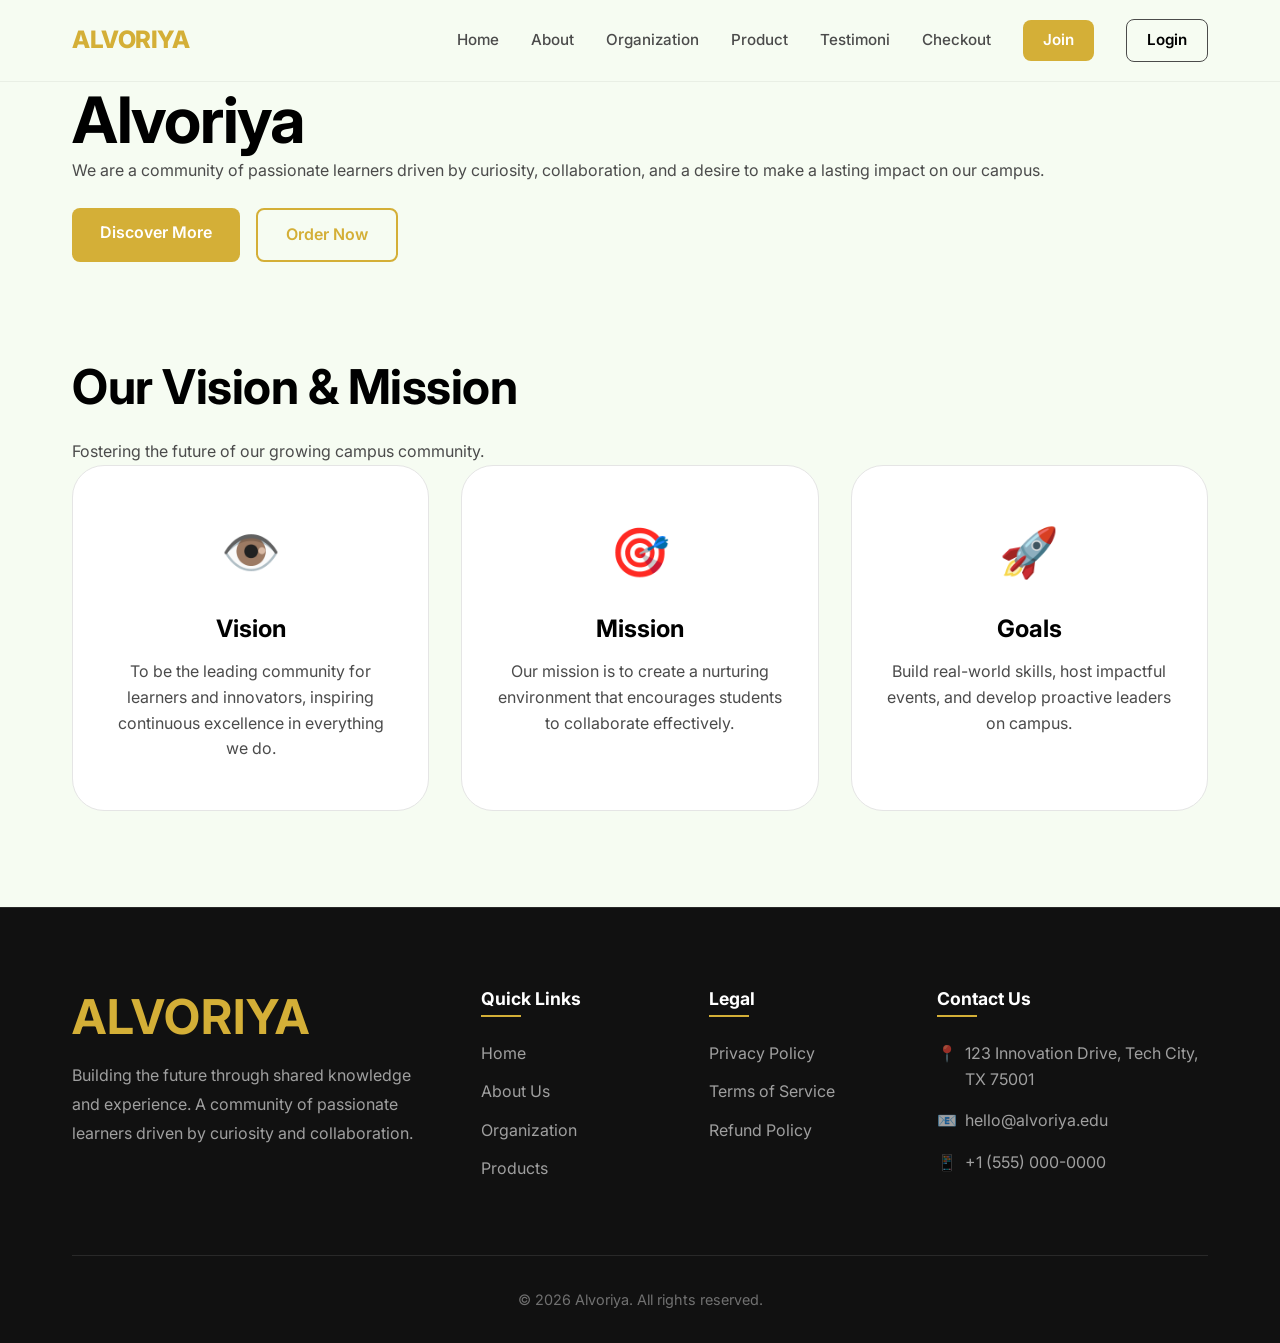
<file: index.html>
<!DOCTYPE html>
<html lang="en">
<head>
    <meta charset="UTF-8">
    <meta name="viewport" content="width=device-width, initial-scale=1.0">
    <title>Alvoriya | Community of Passionate Learners</title>
    <link rel="preconnect" href="https://fonts.googleapis.com">
    <link rel="preconnect" href="https://fonts.gstatic.com" crossorigin>
    <link href="https://fonts.googleapis.com/css2?family=Inter:wght@300;400;500;600;700;800&display=swap" rel="stylesheet">
    <link rel="stylesheet" href="styles.css">
</head>
<body>
    <header class="navbar">
        <div class="nav-container">
            <a href="index.html" class="logo">
                <span style="color: var(--accent-primary);">ALVORIYA</span>
            </a>
            <button class="mobile-toggle" aria-label="Toggle Navigation">
                <span class="bar"></span>
                <span class="bar"></span>
                <span class="bar"></span>
            </button>
            <nav class="nav-menu">
                <a href="index.html" class="nav-link">Home</a>
                <a href="index.html#about" class="nav-link">About</a>
                <a href="organization.html" class="nav-link">Organization</a>
                <a href="product.html" class="nav-link">Product</a>
                <a href="product.html#testimoni" class="nav-link">Testimoni</a>
                <a href="checkout.html" class="nav-link">Checkout</a>
                <a href="registration.html" class="nav-link btn-nav join-btn">Join</a>
                <a href="login.html" class="nav-link btn-nav login-btn">Login</a>
            </nav>
        </div>
    </header>

    <main>
        <!-- Hero Section -->
        <section class="hero" id="home">
            <div class="container hero-content">
                <div class="hero-text">
                    <h1>Alvoriya</h1>
                    <p>We are a community of passionate learners driven by curiosity, collaboration, and a desire to make a lasting impact on our campus.</p>
                    <div class="responsive-flex" style="margin-top: 1.5rem;">
                        <a href="#about" class="btn btn-primary">Discover More</a>
                        <a href="checkout.html" class="btn btn-outline" style="border-width: 2px;">Order Now</a>
                    </div>
                </div>
            </div>
        </section>

        <!-- Vision, Mission, Goals Section -->
        <section class="section" id="about">
            <div class="container">
                <div class="section-header">
                    <h2>Our Vision & Mission</h2>
                    <p>Fostering the future of our growing campus community.</p>
                </div>
                <div class="grid" style="grid-template-columns: repeat(auto-fit, minmax(300px, 1fr)); gap: 2rem;">
                    <div class="vmg-card-new" style="text-align: center;">
                        <span class="vmg-icon">👁️</span>
                        <h3 style="margin-bottom: 1rem;">Vision</h3>
                        <p style="transition: color 0.4s ease;">To be the leading community for learners and innovators, inspiring continuous excellence in everything we do.</p>
                    </div>
                    <div class="vmg-card-new" style="text-align: center;">
                        <span class="vmg-icon">🎯</span>
                        <h3 style="margin-bottom: 1rem;">Mission</h3>
                        <p style="transition: color 0.4s ease;">Our mission is to create a nurturing environment that encourages students to collaborate effectively.</p>
                    </div>
                    <div class="vmg-card-new" style="text-align: center;">
                        <span class="vmg-icon">🚀</span>
                        <h3 style="margin-bottom: 1rem;">Goals</h3>
                        <p style="transition: color 0.4s ease;">Build real-world skills, host impactful events, and develop proactive leaders on campus.</p>
                    </div>
                </div>
            </div>
        </section>
    </main>

    <footer class="footer">
        <div class="container">
            <div class="footer-top">
                <div class="footer-brand">
                    <h2>ALVORIYA</h2>
                    <p>Building the future through shared knowledge and experience. A community of passionate learners driven by curiosity and collaboration.</p>
                </div>
                <div class="footer-links">
                    <h3>Quick Links</h3>
                    <ul>
                        <li><a href="index.html">Home</a></li>
                        <li><a href="index.html#about">About Us</a></li>
                        <li><a href="organization.html">Organization</a></li>
                        <li><a href="product.html">Products</a></li>
                    </ul>
                </div>
                <div class="footer-links">
                    <h3>Legal</h3>
                    <ul>
                        <li><a href="#">Privacy Policy</a></li>
                        <li><a href="#">Terms of Service</a></li>
                        <li><a href="#">Refund Policy</a></li>
                    </ul>
                </div>
                <div class="footer-contact">
                    <h3>Contact Us</h3>
                    <p><span>📍</span> 123 Innovation Drive, Tech City, TX 75001</p>
                    <p><span>📧</span> hello@alvoriya.edu</p>
                    <p><span>📱</span> +1 (555) 000-0000</p>
                </div>
            </div>
            <div class="footer-bottom">
                &copy; 2026 Alvoriya. All rights reserved.
            </div>
        </div>
    </footer>

    <script src="script.js"></script>
</body>
</html>
</file>
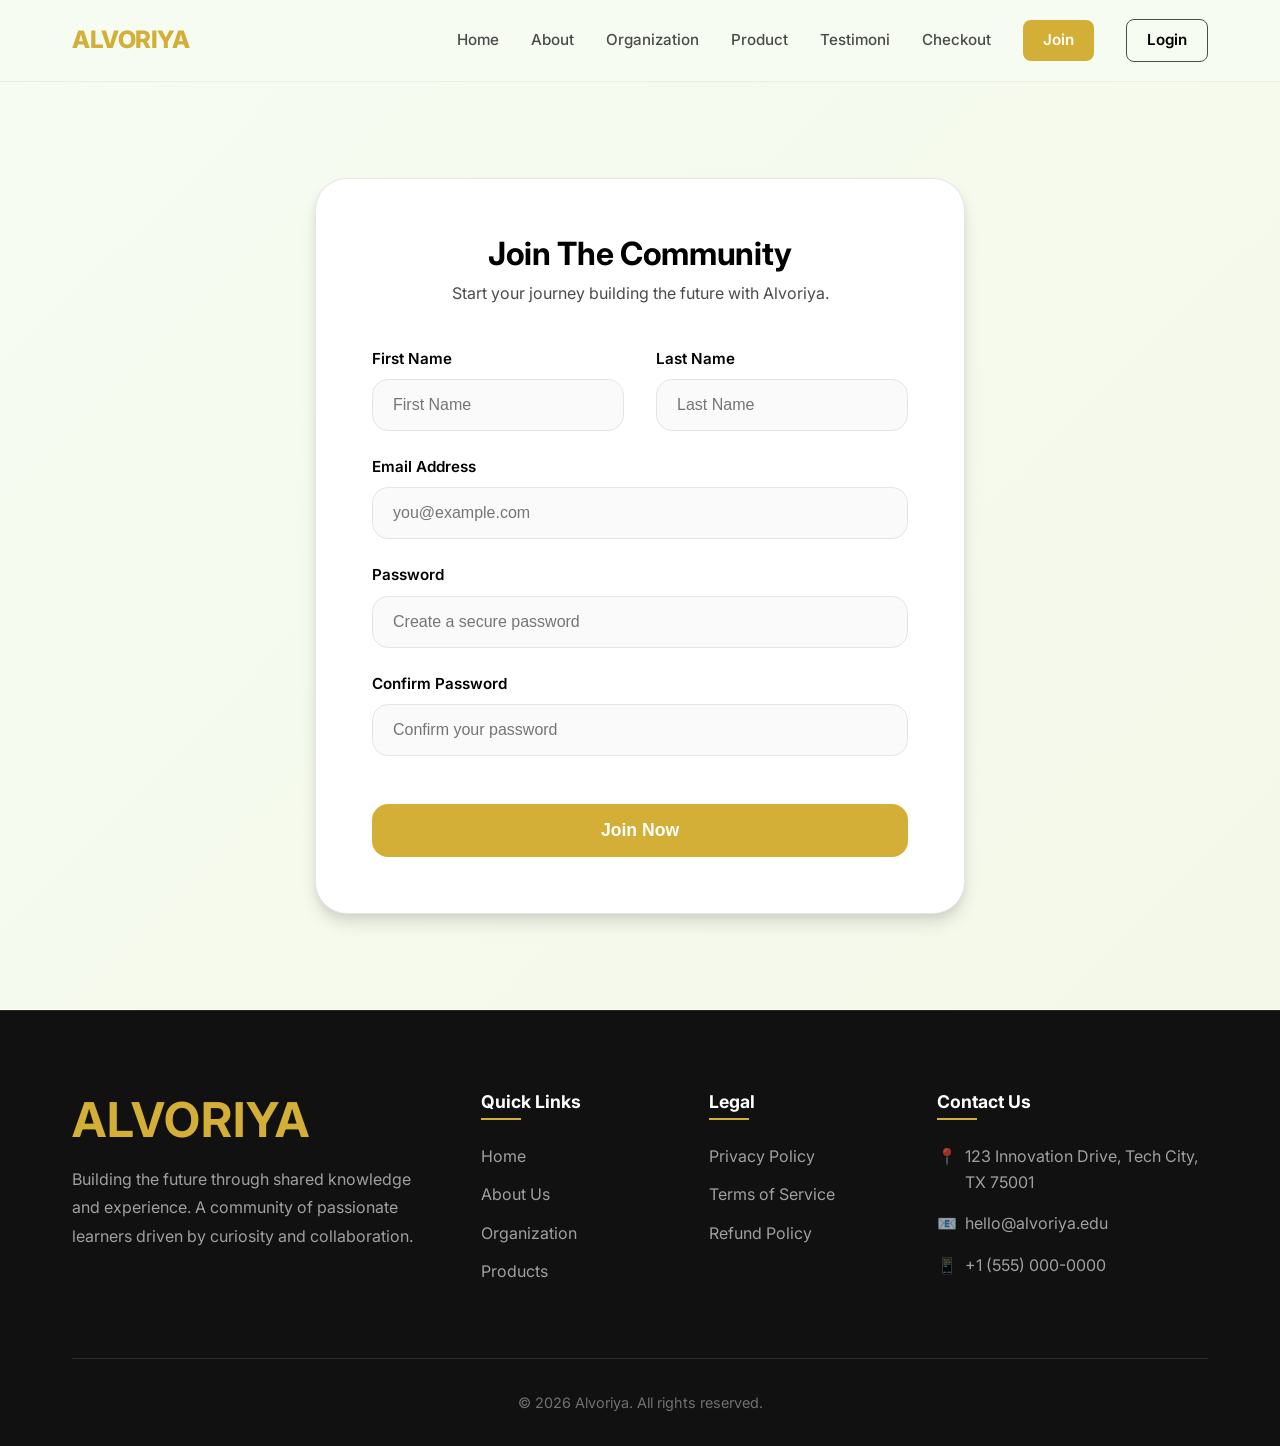
<file: join.html>
<!DOCTYPE html>
<html lang="en">

<head>
    <meta charset="UTF-8">
    <meta name="viewport" content="width=device-width, initial-scale=1.0">
    <title>Alvoriya | Join Us</title>
    <link rel="preconnect" href="https://fonts.googleapis.com">
    <link rel="preconnect" href="https://fonts.gstatic.com" crossorigin>
    <link href="https://fonts.googleapis.com/css2?family=Inter:wght@300;400;500;600;700;800&display=swap"
        rel="stylesheet">
    <link rel="stylesheet" href="styles.css">
</head>

<body>
    <header class="navbar">
        <div class="nav-container">
            <a href="index.html" class="logo">
                <span style="color: var(--accent-primary);">ALVORIYA</span>
            </a>
            <button class="mobile-toggle" aria-label="Toggle Navigation">
                <span class="bar"></span>
                <span class="bar"></span>
                <span class="bar"></span>
            </button>
            <nav class="nav-menu">
                <a href="index.html" class="nav-link">Home</a>
                <a href="index.html#about" class="nav-link">About</a>
                <a href="organization.html" class="nav-link">Organization</a>
                <a href="product.html" class="nav-link">Product</a>
                <a href="product.html#testimoni" class="nav-link">Testimoni</a>
                <a href="checkout.html" class="nav-link">Checkout</a>
                <a href="join.html" class="nav-link btn-nav join-btn">Join</a>
                <a href="login.html" class="nav-link btn-nav login-btn">Login</a>
            </nav>
        </div>
    </header>

    <main class="auth-section" style="padding: 6rem 2rem;">
        <div class="auth-card" style="max-width: 650px;">
            <div class="auth-header">
                <h2>Join The Community</h2>
                <p>Start your journey building the future with Alvoriya.</p>
            </div>

            <form id="registration-form">
                <div class="responsive-grid-2" style="margin-bottom: 1.5rem;">
                    <div class="auth-form-group" style="margin-bottom: 0;">
                        <label>First Name</label>
                        <input type="text" name="first_name" class="auth-input" placeholder="First Name" required>
                    </div>
                    <div class="auth-form-group" style="margin-bottom: 0;">
                        <label>Last Name</label>
                        <input type="text" name="last_name" class="auth-input" placeholder="Last Name" required>
                    </div>
                </div>

                <div class="auth-form-group">
                    <label>Email Address</label>
                    <input type="email" name="email" class="auth-input" placeholder="you@example.com" required>
                </div>

                <div class="auth-form-group">
                    <label>Password</label>
                    <input type="password" name="password" class="auth-input" placeholder="Create a secure password"
                        required>
                </div>

                <div class="auth-form-group" style="margin-bottom: 2rem;">
                    <label>Confirm Password</label>
                    <input type="password" name="confirm_password" class="auth-input"
                        placeholder="Confirm your password" required>
                </div>

                <button type="submit" class="btn btn-primary auth-btn">Join Now</button>
            </form>
        </div>
    </main>

    <footer class="footer">
        <div class="container">
            <div class="footer-top">
                <div class="footer-brand">
                    <h2>ALVORIYA</h2>
                    <p>Building the future through shared knowledge and experience. A community of passionate learners
                        driven by curiosity and collaboration.</p>
                </div>
                <div class="footer-links">
                    <h3>Quick Links</h3>
                    <ul>
                        <li><a href="index.html">Home</a></li>
                        <li><a href="index.html#about">About Us</a></li>
                        <li><a href="organization.html">Organization</a></li>
                        <li><a href="product.html">Products</a></li>
                    </ul>
                </div>
                <div class="footer-links">
                    <h3>Legal</h3>
                    <ul>
                        <li><a href="#">Privacy Policy</a></li>
                        <li><a href="#">Terms of Service</a></li>
                        <li><a href="#">Refund Policy</a></li>
                    </ul>
                </div>
                <div class="footer-contact">
                    <h3>Contact Us</h3>
                    <p><span>📍</span> 123 Innovation Drive, Tech City, TX 75001</p>
                    <p><span>📧</span> hello@alvoriya.edu</p>
                    <p><span>📱</span> +1 (555) 000-0000</p>
                </div>
            </div>
            <div class="footer-bottom">
                &copy; 2026 Alvoriya. All rights reserved.
            </div>
        </div>
    </footer>

    <script src="script.js"></script>
</body>

</html>
</file>
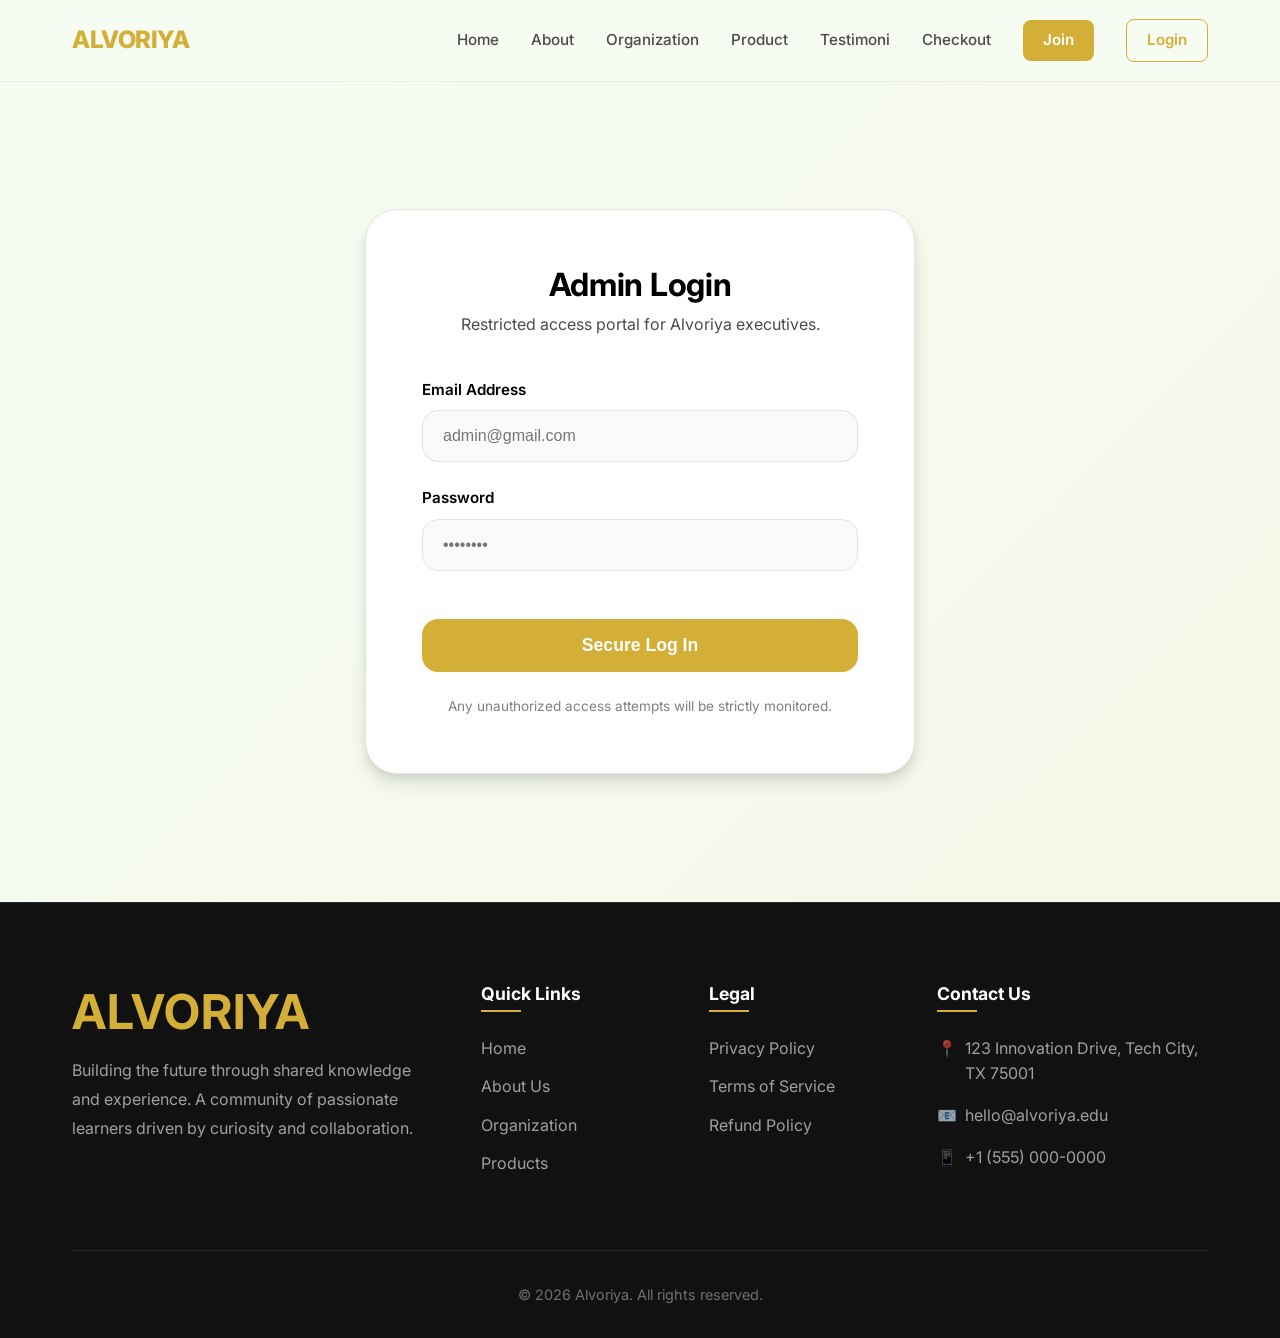
<file: login.html>
<!DOCTYPE html>
<html lang="en">
<head>
    <meta charset="UTF-8">
    <meta name="viewport" content="width=device-width, initial-scale=1.0">
    <title>Alvoriya | Admin Login</title>
    <link rel="preconnect" href="https://fonts.googleapis.com">
    <link rel="preconnect" href="https://fonts.gstatic.com" crossorigin>
    <link href="https://fonts.googleapis.com/css2?family=Inter:wght@300;400;500;600;700;800&display=swap" rel="stylesheet">
    <link rel="stylesheet" href="styles.css">
</head>
<body>
    <header class="navbar">
        <div class="nav-container">
            <a href="index.html" class="logo">
                <span style="color: var(--accent-primary);">ALVORIYA</span>
            </a>
            <button class="mobile-toggle" aria-label="Toggle Navigation">
                <span class="bar"></span>
                <span class="bar"></span>
                <span class="bar"></span>
            </button>
            <nav class="nav-menu">
                <a href="index.html" class="nav-link">Home</a>
                <a href="index.html#about" class="nav-link">About</a>
                <a href="organization.html" class="nav-link">Organization</a>
                <a href="product.html" class="nav-link">Product</a>
                <a href="product.html#testimoni" class="nav-link">Testimoni</a>
                <a href="checkout.html" class="nav-link">Checkout</a>
                <a href="join.html" class="nav-link btn-nav join-btn">Join</a>
                <a href="login.html" class="nav-link btn-nav login-btn" style="color: var(--accent-primary); border-color: var(--accent-primary);">Login</a>
            </nav>
        </div>
    </header>

    <main class="auth-section">
        <div class="auth-card">
            <div class="auth-header">
                <h2>Admin Login</h2>
                <p>Restricted access portal for Alvoriya executives.</p>
            </div>
            <form id="login-form">
                <div class="auth-form-group">
                    <label>Email Address</label>
                    <input type="email" name="email" class="auth-input" placeholder="admin@gmail.com" required>
                </div>
                <div class="auth-form-group" style="margin-bottom: 2rem;">
                    <label>Password</label>
                    <input type="password" name="password" class="auth-input" placeholder="••••••••" required>
                </div>
                
                <button type="submit" class="btn btn-primary auth-btn">Secure Log In</button>
                <div style="text-align: center; margin-top: 1.5rem; color: var(--text-secondary); font-size: 0.85rem; opacity: 0.7;">
                    Any unauthorized access attempts will be strictly monitored.
                </div>
            </form>
        </div>
    </main>

    <footer class="footer">
        <div class="container">
            <div class="footer-top">
                <div class="footer-brand">
                    <h2>ALVORIYA</h2>
                    <p>Building the future through shared knowledge and experience. A community of passionate learners driven by curiosity and collaboration.</p>
                </div>
                <div class="footer-links">
                    <h3>Quick Links</h3>
                    <ul>
                        <li><a href="index.html">Home</a></li>
                        <li><a href="index.html#about">About Us</a></li>
                        <li><a href="organization.html">Organization</a></li>
                        <li><a href="product.html">Products</a></li>
                    </ul>
                </div>
                <div class="footer-links">
                    <h3>Legal</h3>
                    <ul>
                        <li><a href="#">Privacy Policy</a></li>
                        <li><a href="#">Terms of Service</a></li>
                        <li><a href="#">Refund Policy</a></li>
                    </ul>
                </div>
                <div class="footer-contact">
                    <h3>Contact Us</h3>
                    <p><span>📍</span> 123 Innovation Drive, Tech City, TX 75001</p>
                    <p><span>📧</span> hello@alvoriya.edu</p>
                    <p><span>📱</span> +1 (555) 000-0000</p>
                </div>
            </div>
            <div class="footer-bottom">
                &copy; 2026 Alvoriya. All rights reserved.
            </div>
        </div>
    </footer>

    <script src="script.js"></script>
</body>
</html>
</file>
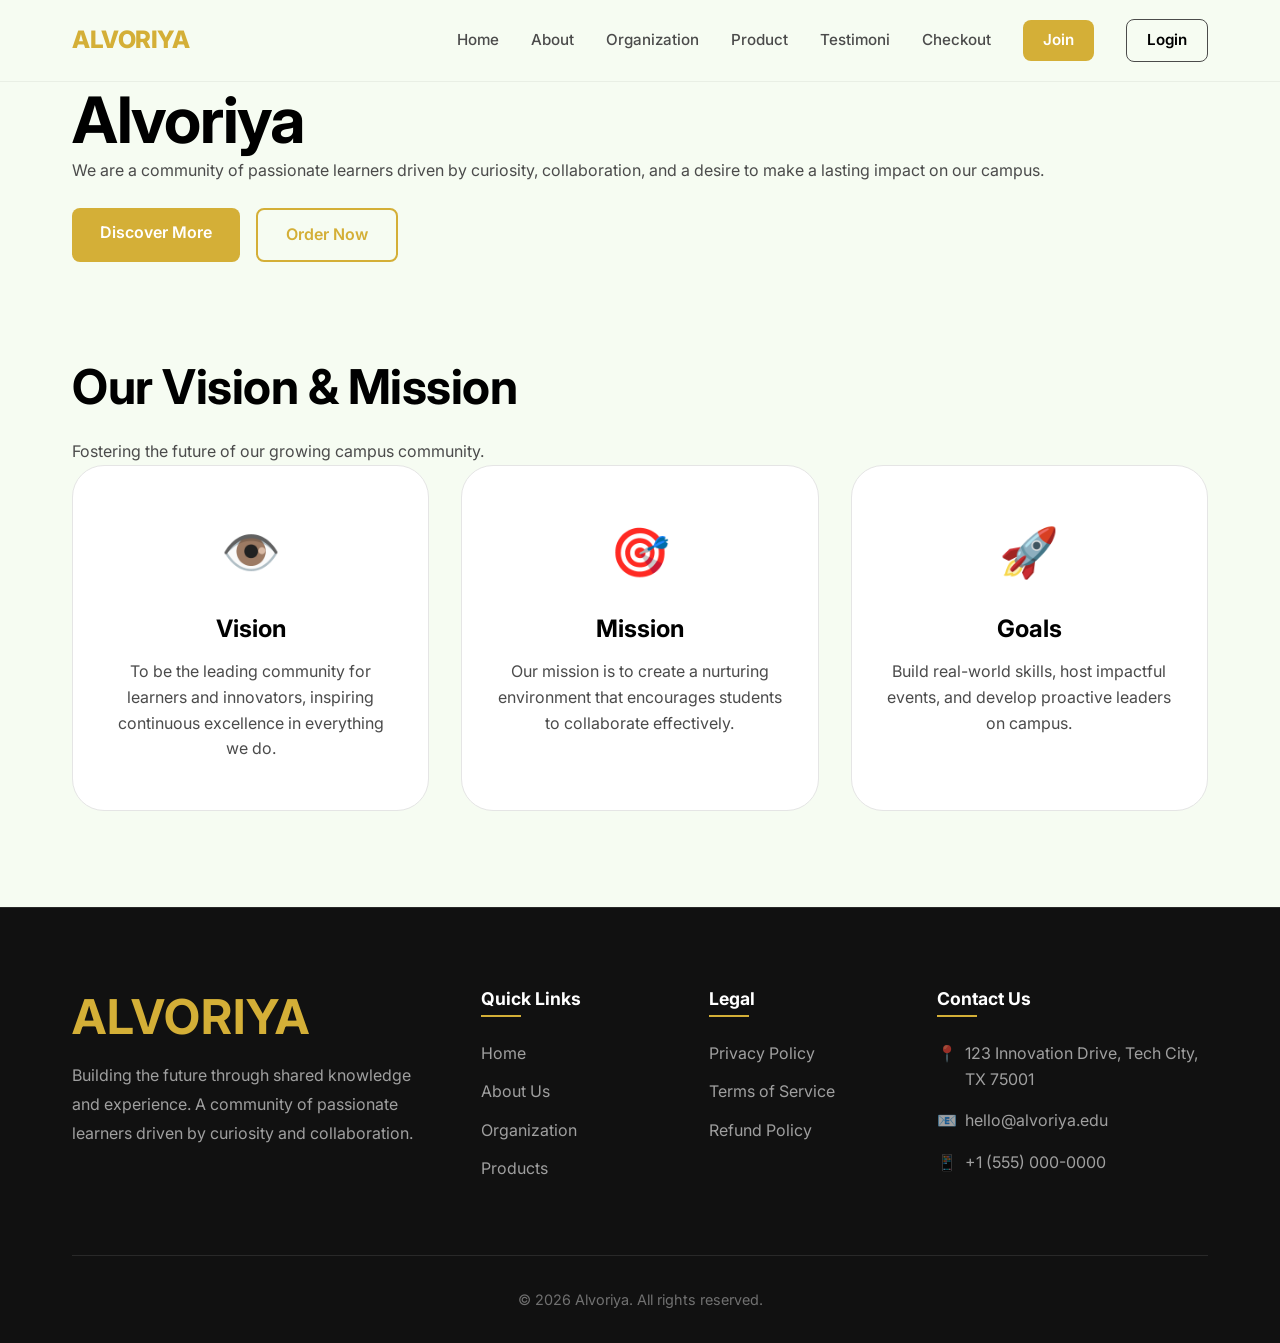
<file: members.html>
<!DOCTYPE html>
<html lang="en">
<head>
    <meta charset="UTF-8">
    <meta name="viewport" content="width=device-width, initial-scale=1.0">
    <title>Admin Base | Members Directory</title>
    <link rel="preconnect" href="https://fonts.googleapis.com">
    <link rel="preconnect" href="https://fonts.gstatic.com" crossorigin>
    <link href="https://fonts.googleapis.com/css2?family=Inter:wght@300;400;500;600;700;800&display=swap" rel="stylesheet">
    <link rel="stylesheet" href="styles.css">
    <script>
        if(localStorage.getItem('isAdmin') !== 'true') {
            window.location.href = 'index.html';
        }
    </script>
</head>
<body style="background-color: var(--bg-primary);">
    <header class="navbar">
        <div class="nav-container">
            <a href="index.html" class="logo">
                <span style="color: var(--accent-primary);">ALVORIYA</span>
            </a>
            <button class="mobile-toggle" aria-label="Toggle Navigation">
                <span class="bar"></span>
                <span class="bar"></span>
                <span class="bar"></span>
            </button>
            <nav class="nav-menu">
                <!-- Javascript will overwrite this via Admin injection -->
            </nav>
        </div>
    </header>

    <main>
        <section class="section" style="padding-top: 5rem;">
            <div class="container">
                <div class="section-header">
                    <h2>Members Directory</h2>
                    <p>Live members.sqlite database pull.</p>
                </div>
                
                <div style="background: var(--bg-secondary); border-radius: var(--radius-lg); padding: 2rem; box-shadow: var(--shadow-md); border: 1px solid var(--border-color); overflow-x: auto;">
                    <table style="width: 100%; border-collapse: collapse; text-align: left; min-width: 600px;">
                        <thead>
                            <tr style="background-color: rgba(212, 175, 55, 0.1); border-bottom: 2px solid var(--accent-primary);">
                                <th style="padding: 1rem; color: var(--text-primary);">Member ID</th>
                                <th style="padding: 1rem; color: var(--text-primary);">Full Name</th>
                                <th style="padding: 1rem; color: var(--text-primary);">Email Address</th>
                                <th style="padding: 1rem; color: var(--text-primary);">Join Date</th>
                            </tr>
                        </thead>
                        <tbody id="admin-table-body">
                            <!-- Injected by script.js -->
                        </tbody>
                    </table>
                </div>
            </div>
        </section>
    </main>

    <script src="script.js"></script>
</body>
</html>
</file>
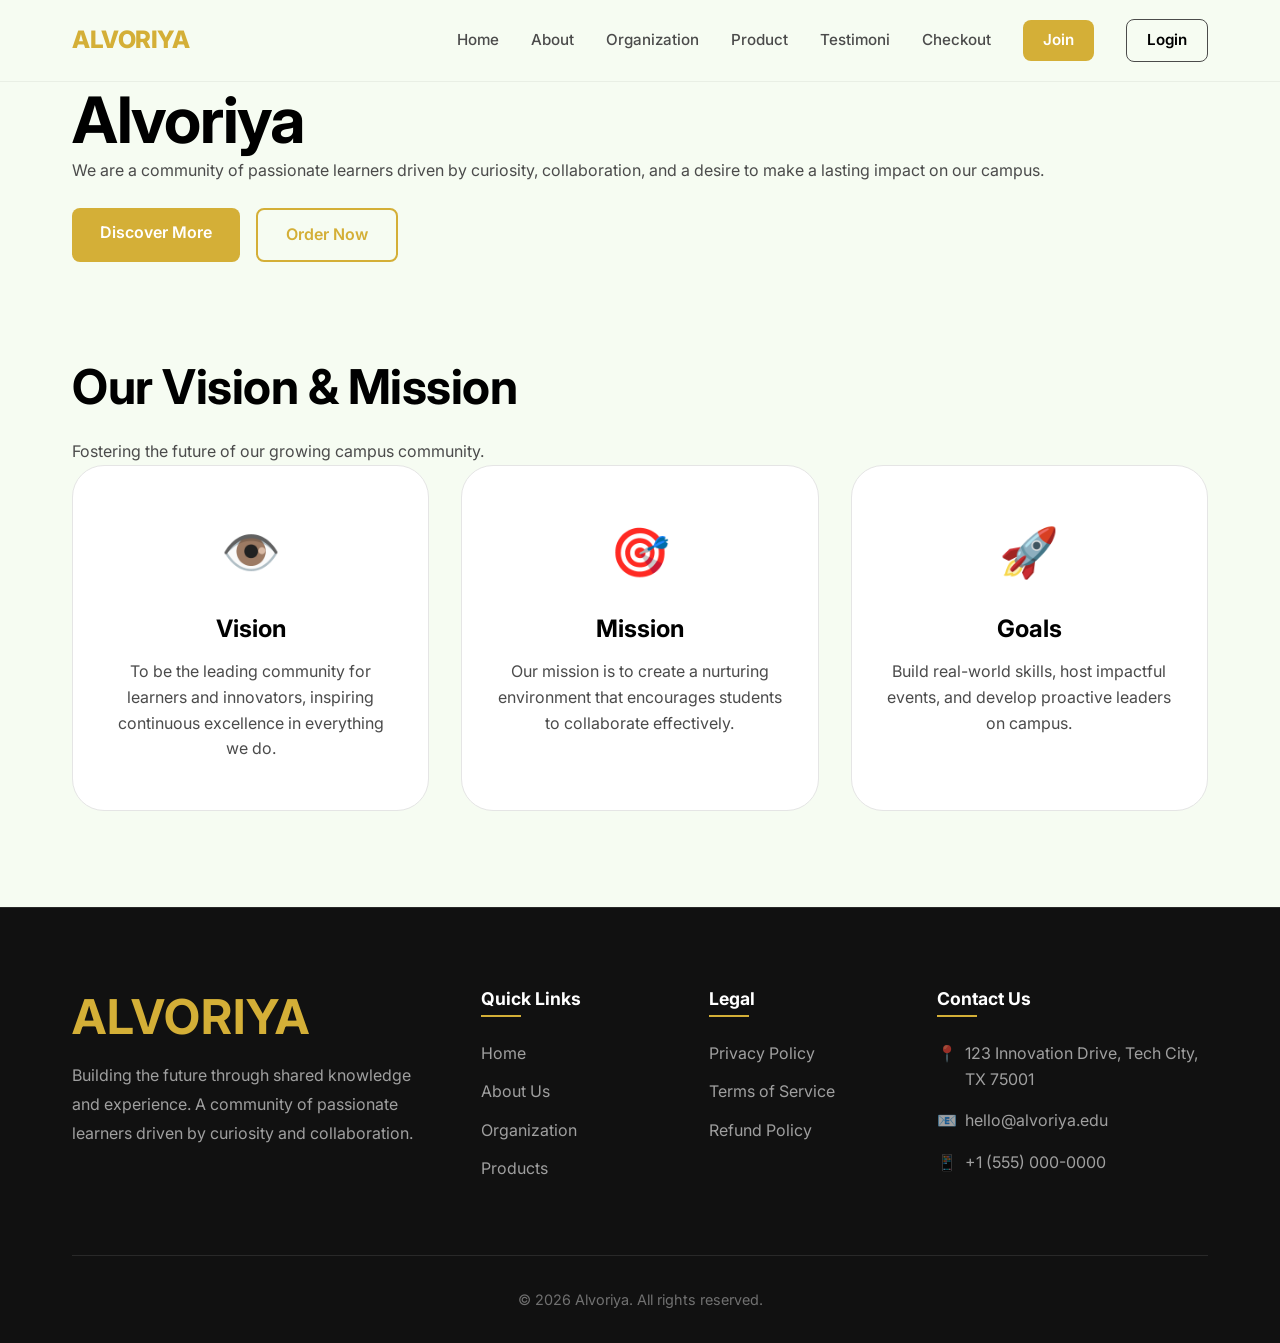
<file: orders.html>
<!DOCTYPE html>
<html lang="en">
<head>
    <meta charset="UTF-8">
    <meta name="viewport" content="width=device-width, initial-scale=1.0">
    <title>Admin Base | Orders Checkout</title>
    <link rel="preconnect" href="https://fonts.googleapis.com">
    <link rel="preconnect" href="https://fonts.gstatic.com" crossorigin>
    <link href="https://fonts.googleapis.com/css2?family=Inter:wght@300;400;500;600;700;800&display=swap" rel="stylesheet">
    <link rel="stylesheet" href="styles.css">
    <script>
        // Redirect if not admin natively before body mount
        if(localStorage.getItem('isAdmin') !== 'true') {
            window.location.href = 'index.html';
        }
    </script>
</head>
<body style="background-color: var(--bg-primary);">
    <header class="navbar">
        <div class="nav-container">
            <a href="index.html" class="logo">
                <span style="color: var(--accent-primary);">ALVORIYA</span>
            </a>
            <button class="mobile-toggle" aria-label="Toggle Navigation">
                <span class="bar"></span>
                <span class="bar"></span>
                <span class="bar"></span>
            </button>
            <nav class="nav-menu">
                <!-- Javascript will overwrite this via Admin injection -->
            </nav>
        </div>
    </header>

    <main>
        <section class="section" style="padding-top: 5rem;">
            <div class="container">
                <div class="section-header">
                    <h2>Orders Dashboard</h2>
                    <p>Live checkout.sqlite database pull.</p>
                </div>
                
                <div style="background: var(--bg-secondary); border-radius: var(--radius-lg); padding: 2rem; box-shadow: var(--shadow-md); border: 1px solid var(--border-color); overflow-x: auto;">
                    <table style="width: 100%; border-collapse: collapse; text-align: left; min-width: 800px;">
                        <thead>
                            <tr style="background-color: rgba(212, 175, 55, 0.1); border-bottom: 2px solid var(--accent-primary);">
                                <th style="padding: 1rem; color: var(--text-primary);">Order ID</th>
                                <th style="padding: 1rem; color: var(--text-primary);">Customer</th>
                                <th style="padding: 1rem; color: var(--text-primary);">Email</th>
                                <th style="padding: 1rem; color: var(--text-primary);">Quantity</th>
                                <th style="padding: 1rem; color: var(--text-primary);">Payment Protocol</th>
                                <th style="padding: 1rem; color: var(--text-primary);">Timestamp</th>
                            </tr>
                        </thead>
                        <tbody id="admin-table-body">
                            <!-- Injected by script.js -->
                        </tbody>
                    </table>
                </div>
            </div>
        </section>
    </main>

    <!-- Footer intentionally omitted to emphasize specialized admin console or inject a custom simple footer if required -->
    <script src="script.js"></script>
</body>
</html>
</file>
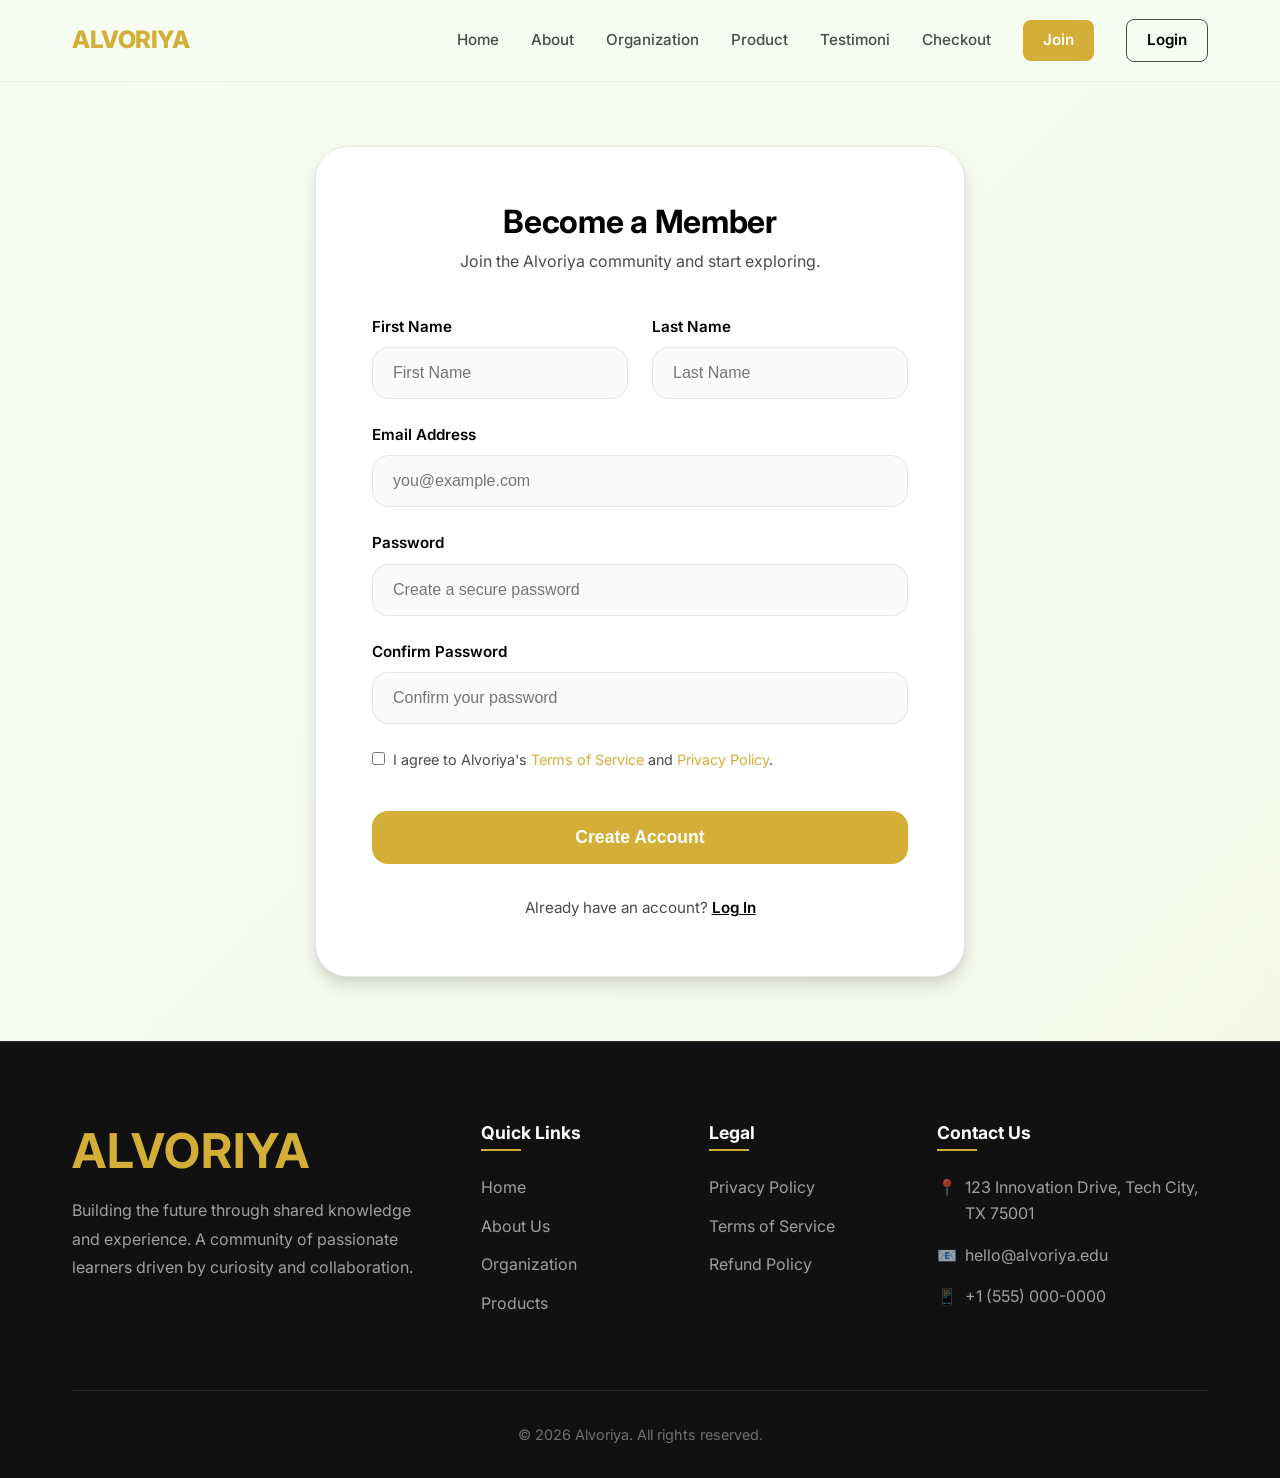
<file: registration.html>
<!DOCTYPE html>
<html lang="en">
<head>
    <meta charset="UTF-8">
    <meta name="viewport" content="width=device-width, initial-scale=1.0">
    <title>Alvoriya | Join Us</title>
    <link rel="preconnect" href="https://fonts.googleapis.com">
    <link rel="preconnect" href="https://fonts.gstatic.com" crossorigin>
    <link href="https://fonts.googleapis.com/css2?family=Inter:wght@300;400;500;600;700;800&display=swap" rel="stylesheet">
    <link rel="stylesheet" href="styles.css">
</head>
<body>
    <header class="navbar">
        <div class="nav-container">
            <a href="index.html" class="logo">
                <span style="color: var(--accent-primary);">ALVORIYA</span>
            </a>
            <button class="mobile-toggle" aria-label="Toggle Navigation">
                <span class="bar"></span>
                <span class="bar"></span>
                <span class="bar"></span>
            </button>
            <nav class="nav-menu">
                <a href="index.html" class="nav-link">Home</a>
                <a href="index.html#about" class="nav-link">About</a>
                <a href="organization.html" class="nav-link">Organization</a>
                <a href="product.html" class="nav-link">Product</a>
                <a href="product.html#testimoni" class="nav-link">Testimoni</a>
                <a href="checkout.html" class="nav-link">Checkout</a>
                <a href="registration.html" class="nav-link btn-nav join-btn">Join</a>
                <a href="login.html" class="nav-link btn-nav login-btn">Login</a>
            </nav>
        </div>
    </header>

    <main class="auth-section">
        <div class="auth-card" style="max-width: 650px;">
            <div class="auth-header">
                <h2>Become a Member</h2>
                <p>Join the Alvoriya community and start exploring.</p>
            </div>
            <form id="registration-form">
                <div class="grid" style="grid-template-columns: 1fr 1fr; gap: 1.5rem; margin-bottom: 1.5rem;">
                    <div class="auth-form-group" style="margin-bottom: 0;">
                        <label>First Name</label>
                        <input type="text" name="first_name" class="auth-input" placeholder="First Name" required>
                    </div>
                    <div class="auth-form-group" style="margin-bottom: 0;">
                        <label>Last Name</label>
                        <input type="text" name="last_name" class="auth-input" placeholder="Last Name" required>
                    </div>
                </div>
                <div class="auth-form-group">
                    <label>Email Address</label>
                    <input type="email" name="email" class="auth-input" placeholder="you@example.com" required>
                </div>
                <div class="auth-form-group">
                    <label>Password</label>
                    <input type="password" name="password" class="auth-input" placeholder="Create a secure password" required>
                </div>
                <div class="auth-form-group">
                    <label>Confirm Password</label>
                    <input type="password" name="confirm_password" class="auth-input" placeholder="Confirm your password" required>
                </div>
                <div style="margin-bottom: 1.5rem;">
                    <label style="display: flex; align-items: start; gap: 0.5rem; font-size: 0.9rem; color: var(--text-secondary); cursor: pointer;">
                        <input type="checkbox" required style="margin-top: 0.25rem;">
                        <span>I agree to Alvoriya's <a href="#" style="color: var(--accent-primary);">Terms of Service</a> and <a href="#" style="color: var(--accent-primary);">Privacy Policy</a>.</span>
                    </label>
                </div>
                <button type="submit" class="btn btn-primary auth-btn">Create Account</button>
                <div style="text-align: center; margin-top: 2rem; color: var(--text-secondary); font-size: 0.95rem;">
                    Already have an account? <a href="login.html" style="color: var(--text-primary); font-weight: 600; text-decoration: underline;">Log In</a>
                </div>
            </form>
        </div>
    </main>

    <footer class="footer">
        <div class="container">
            <div class="footer-top">
                <div class="footer-brand">
                    <h2>ALVORIYA</h2>
                    <p>Building the future through shared knowledge and experience. A community of passionate learners driven by curiosity and collaboration.</p>
                </div>
                <div class="footer-links">
                    <h3>Quick Links</h3>
                    <ul>
                        <li><a href="index.html">Home</a></li>
                        <li><a href="index.html#about">About Us</a></li>
                        <li><a href="organization.html">Organization</a></li>
                        <li><a href="product.html">Products</a></li>
                    </ul>
                </div>
                <div class="footer-links">
                    <h3>Legal</h3>
                    <ul>
                        <li><a href="#">Privacy Policy</a></li>
                        <li><a href="#">Terms of Service</a></li>
                        <li><a href="#">Refund Policy</a></li>
                    </ul>
                </div>
                <div class="footer-contact">
                    <h3>Contact Us</h3>
                    <p><span>📍</span> 123 Innovation Drive, Tech City, TX 75001</p>
                    <p><span>📧</span> hello@alvoriya.edu</p>
                    <p><span>📱</span> +1 (555) 000-0000</p>
                </div>
            </div>
            <div class="footer-bottom">
                &copy; 2026 Alvoriya. All rights reserved.
            </div>
        </div>
    </footer>

    <script src="script.js"></script>
</body>
</html>
</file>
<file: styles.css>
:root {
  --bg-primary: #F6FCF2;
  --bg-secondary: #FFFFFF;
  --text-primary: #000000;
  --text-secondary: #4B4B4B;
  --accent-primary: #D4AF37;
  --accent-hover: #b5952f;
  --accent-light: rgba(212, 175, 55, 0.1);
  --border-color: #e5e5e5;
  --shadow-sm: 0 2px 4px rgba(0, 0, 0, 0.05);
  --shadow-md: 0 4px 6px rgba(0, 0, 0, 0.05), 0 1px 3px rgba(0, 0, 0, 0.1);
  --shadow-lg: 0 10px 15px rgba(0, 0, 0, 0.1), 0 4px 6px rgba(0, 0, 0, 0.05);
  --radius-md: 8px;
  --radius-lg: 16px;
  --radius-xl: 32px;
}

* {
  margin: 0;
  padding: 0;
  box-sizing: border-box;
}

body {
  font-family: 'Inter', system-ui, sans-serif;
  background-color: var(--bg-primary);
  color: var(--text-primary);
  line-height: 1.6;
}

a {
  text-decoration: none;
  color: inherit;
  transition: all 0.3s ease;
}

ul {
  list-style: none;
}

img {
  max-width: 100%;
  border-radius: var(--radius-md);
  height: auto;
  display: block;
}

.container {
  max-width: 1200px;
  margin: 0 auto;
  padding: 0 2rem;
}

/* Typography */
h1, h2, h3, h4 {
  font-weight: 700;
  line-height: 1.2;
}

h1 {
  font-size: clamp(2.5rem, 5vw, 4rem);
  letter-spacing: -0.02em;
}

h2 {
  font-size: clamp(2rem, 4vw, 3rem);
  margin-bottom: 1.5rem;
  letter-spacing: -0.01em;
}

h3 {
  font-size: 1.5rem;
  margin-bottom: 0.5rem;
}

p {
  color: var(--text-secondary);
}

/* Buttons */
.btn {
  display: inline-block;
  padding: 0.75rem 1.75rem;
  border-radius: var(--radius-md);
  font-weight: 600;
  cursor: pointer;
  transition: all 0.3s ease;
  border: none;
  font-size: 1rem;
  text-align: center;
}

.btn-primary {
  background-color: var(--accent-primary);
  color: #fff;
}

.btn-primary:hover {
  background-color: var(--accent-hover);
  transform: translateY(-2px);
  box-shadow: var(--shadow-sm);
}

.btn-outline {
  border: 2px solid var(--accent-primary);
  color: var(--accent-primary);
  background: transparent;
}

.btn-outline:hover {
  background-color: var(--accent-primary);
  color: #fff;
}

/* Navigation - Sticky */
.navbar {
  position: sticky;
  top: 0;
  left: 0;
  width: 100%;
  background-color: rgba(246, 252, 242, 0.95);
  backdrop-filter: blur(10px);
  z-index: 1000;
  transition: box-shadow 0.3s ease;
  border-bottom: 1px solid rgba(0,0,0,0.05);
}

.navbar.scrolled {
  box-shadow: var(--shadow-md);
}

.nav-container {
  display: flex;
  justify-content: space-between;
  align-items: center;
  padding: 1.2rem 2rem;
  max-width: 1200px;
  margin: 0 auto;
}

.logo {
  font-size: 1.5rem;
  font-weight: 800;
  color: var(--text-primary);
  letter-spacing: -0.02em;
  display: flex;
  align-items: center;
  gap: 0.5rem;
}

.nav-menu {
  display: flex;
  gap: 2rem;
  align-items: center;
}

.nav-link {
  font-weight: 500;
  font-size: 0.95rem;
  color: var(--text-secondary);
  position: relative;
}

.nav-link:not(.btn-nav):hover {
  color: var(--accent-primary);
}

.nav-link:not(.btn-nav)::after {
  content: '';
  position: absolute;
  width: 0;
  height: 2px;
  background-color: var(--accent-primary);
  left: 0;
  bottom: -4px;
  transition: width 0.3s ease;
}

.nav-link:not(.btn-nav):hover::after {
  width: 100%;
}

.nav-link.btn-nav {
  padding: 0.5rem 1.25rem;
  border-radius: var(--radius-md);
  font-weight: 600;
}

/* Login - Outline appearance */
.nav-link.login-btn {
  border: 1.5px solid var(--text-secondary);
  color: var(--text-primary);
}

.nav-link.login-btn:hover {
  background-color: var(--text-primary);
  color: #fff;
  border-color: var(--text-primary);
}

/* Join - Primary appearance */
.nav-link.join-btn {
  background-color: var(--accent-primary);
  color: #fff;
}

.nav-link.join-btn:hover {
  background-color: var(--accent-hover);
  transform: translateY(-2px);
}

.mobile-toggle {
  display: none;
  background: none;
  border: none;
  cursor: pointer;
}

.bar {
  display: block;
  width: 25px;
  height: 3px;
  margin: 5px auto;
  transition: all 0.3s ease;
  background-color: var(--text-primary);
}

/* Base Sections */
.section {
  padding: 6rem 0;
}

/* Layout Utilities */
.grid {
  display: grid;
  gap: 2rem;
}

/* Forms */
.form-group {
  margin-bottom: 1.5rem;
}

.form-label {
  display: block;
  margin-bottom: 0.5rem;
  font-weight: 600;
  color: var(--text-secondary);
  font-size: 0.9rem;
}

.form-control, .form-select {
  width: 100%;
  padding: 0.75rem 1rem;
  border: 1px solid var(--border-color);
  border-radius: var(--radius-md);
  font-family: inherit;
  font-size: 1rem;
  background-color: #fff;
  transition: border-color 0.3s ease;
}

.form-control:focus, .form-select:focus {
  outline: none;
  border-color: var(--accent-primary);
}

textarea.form-control {
  resize: vertical;
  min-height: 100px;
}



/* --- NEW ADDITIONS FOR REBRANDING & ENHANCEMENTS --- */

/* Professional Footer */
.footer {
    background-color: #111;
    color: #fff;
    padding: 5rem 0 2rem;
    border-top: 1px solid rgba(255,255,255,0.1);
}

.footer-top {
    display: grid;
    grid-template-columns: 2fr 1fr 1fr 1.5fr;
    gap: 3rem;
    margin-bottom: 4rem;
}

.footer-brand h2 {
    color: var(--accent-primary);
    margin-bottom: 1rem;
    letter-spacing: 1px;
}

.footer-brand p {
    color: rgba(255,255,255,0.6);
    line-height: 1.8;
}

.footer-links h3, .footer-contact h3 {
    font-size: 1.1rem;
    margin-bottom: 1.5rem;
    position: relative;
    padding-bottom: 0.5rem;
}

.footer-links h3::after, .footer-contact h3::after {
    content: '';
    position: absolute;
    left: 0;
    bottom: 0;
    width: 40px;
    height: 2px;
    background-color: var(--accent-primary);
}

.footer-links ul {
    display: flex;
    flex-direction: column;
    gap: 0.8rem;
}

.footer-links a {
    color: rgba(255,255,255,0.6);
    transition: color 0.3s ease, padding-left 0.3s ease;
}

.footer-links a:hover {
    color: var(--accent-primary);
    padding-left: 5px;
}

.footer-contact p {
    color: rgba(255,255,255,0.6);
    margin-bottom: 1rem;
    display: flex;
    align-items: flex-start;
    gap: 0.5rem;
}

.footer-bottom {
    text-align: center;
    border-top: 1px solid rgba(255,255,255,0.1);
    padding-top: 2rem;
    color: rgba(255,255,255,0.4);
    font-size: 0.9rem;
}

/* Forms: Login & Registration Improvements */
.auth-section {
    min-height: calc(100vh - 80px);
    display: flex;
    align-items: center;
    justify-content: center;
    padding: 4rem 2rem;
    background: linear-gradient(135deg, var(--bg-primary) 0%, rgba(212, 175, 55, 0.05) 100%);
}

.auth-card {
    background: var(--bg-secondary);
    padding: 3.5rem;
    border-radius: var(--radius-xl);
    box-shadow: var(--shadow-lg);
    width: 100%;
    max-width: 550px;
    border: 1px solid var(--border-color);
}

.auth-header {
    text-align: center;
    margin-bottom: 2.5rem;
}

.auth-header h2 {
    font-size: 2rem;
    margin-bottom: 0.5rem;
}

.auth-header p {
    color: var(--text-secondary);
}

/* Special Auth Input Styling */
.auth-form-group {
    margin-bottom: 1.5rem;
}

.auth-form-group label {
    font-weight: 600;
    margin-bottom: 0.5rem;
    display: block;
    color: var(--text-primary);
    font-size: 0.95rem;
}

.auth-input {
    width: 100%;
    padding: 1rem 1.25rem;
    border: 1.5px solid var(--border-color);
    border-radius: var(--radius-lg);
    background-color: #fafafa;
    transition: all 0.3s ease;
    font-size: 1rem;
}

.auth-input:focus {
    outline: none;
    border-color: var(--accent-primary);
    background-color: var(--bg-secondary);
    box-shadow: 0 0 0 4px var(--accent-light);
}

.auth-btn {
    width: 100%;
    padding: 1rem;
    font-size: 1.1rem;
    margin-top: 1rem;
    border-radius: var(--radius-lg);
}

/* VMG Overhaul for Home Page */
.vmg-card-new {
    background: var(--bg-secondary);
    padding: 3rem 2rem;
    border-radius: var(--radius-xl);
    position: relative;
    transition: all 0.4s cubic-bezier(0.165, 0.84, 0.44, 1);
    border: 1px solid var(--border-color);
    overflow: hidden;
    z-index: 1;
}

.vmg-card-new::before {
    content: '';
    position: absolute;
    top: 0;
    left: 0;
    width: 100%;
    height: 0;
    background: var(--accent-primary);
    z-index: -1;
    transition: height 0.4s ease;
}

.vmg-card-new:hover::before {
    height: 100%;
}

.vmg-card-new:hover {
    transform: translateY(-10px);
    box-shadow: var(--shadow-lg);
    color: #fff;
    border-color: var(--accent-primary);
}

.vmg-card-new:hover p, .vmg-card-new:hover h3 {
    color: rgba(255,255,255,0.9);
}

.vmg-icon {
    font-size: 3rem;
    margin-bottom: 1.5rem;
    display: inline-block;
    transition: transform 0.4s ease;
}

.vmg-card-new:hover .vmg-icon {
    transform: scale(1.1);
}


/* Responsive Navbar and footer */
@media (max-width: 992px) {
  .mobile-toggle {
    display: block;
    z-index: 1001;
  }
  
  .nav-menu {
    position: fixed;
    top: 0;
    right: -100%;
    width: 300px;
    height: 100vh;
    background-color: var(--bg-secondary);
    flex-direction: column;
    justify-content: center;
    padding: 2rem;
    gap: 1.5rem;
    box-shadow: var(--shadow-lg);
    transition: right 0.3s ease;
    z-index: 1000;
  }
  
  .nav-menu.active {
    right: 0;
  }
  
  .nav-link {
    font-size: 1.25rem;
  }

  .footer-top {
      grid-template-columns: 1fr;
      gap: 2.5rem;
  }
}

/* Phase 4 Interaction & Responsive Mechanics */
html {
    scroll-behavior: smooth;
    scroll-padding-top: 80px;
}

/* Layout Utilities */
.responsive-flex {
    display: flex;
    gap: 1rem;
}

.responsive-grid-2 {
    display: grid;
    grid-template-columns: 1fr 1fr;
    gap: 2rem;
}

.checkout-grid {
    display: grid;
    grid-template-columns: repeat(auto-fit, minmax(300px, 1fr));
    gap: 4rem;
    align-items: start;
}

/* Enhanced Hovers */
.testimoni-card, .premium-showcase img, .auth-input {
    transition: all 0.3s cubic-bezier(0.25, 0.8, 0.25, 1);
}

.testimoni-card:hover {
    transform: translateY(-5px);
    box-shadow: var(--shadow-lg);
    border-color: var(--accent-light);
}

@media (max-width: 768px) {
    .responsive-flex {
        flex-direction: column;
        align-items: stretch;
    }
    .responsive-flex .btn, .responsive-flex a {
        width: 100%;
        text-align: center;
    }
    .responsive-grid-2 {
        grid-template-columns: 1fr !important;
        gap: 1.5rem;
    }
    .checkout-grid {
        grid-template-columns: 1fr !important;
        gap: 2rem;
    }
    
    h1 {
        font-size: 2.5rem !important;
    }
    h2 {
        font-size: 2rem !important;
    }
    .section {
        padding: 3rem 0;
    }
    .form-group {
        margin-bottom: 1rem;
    }
}
</file>
